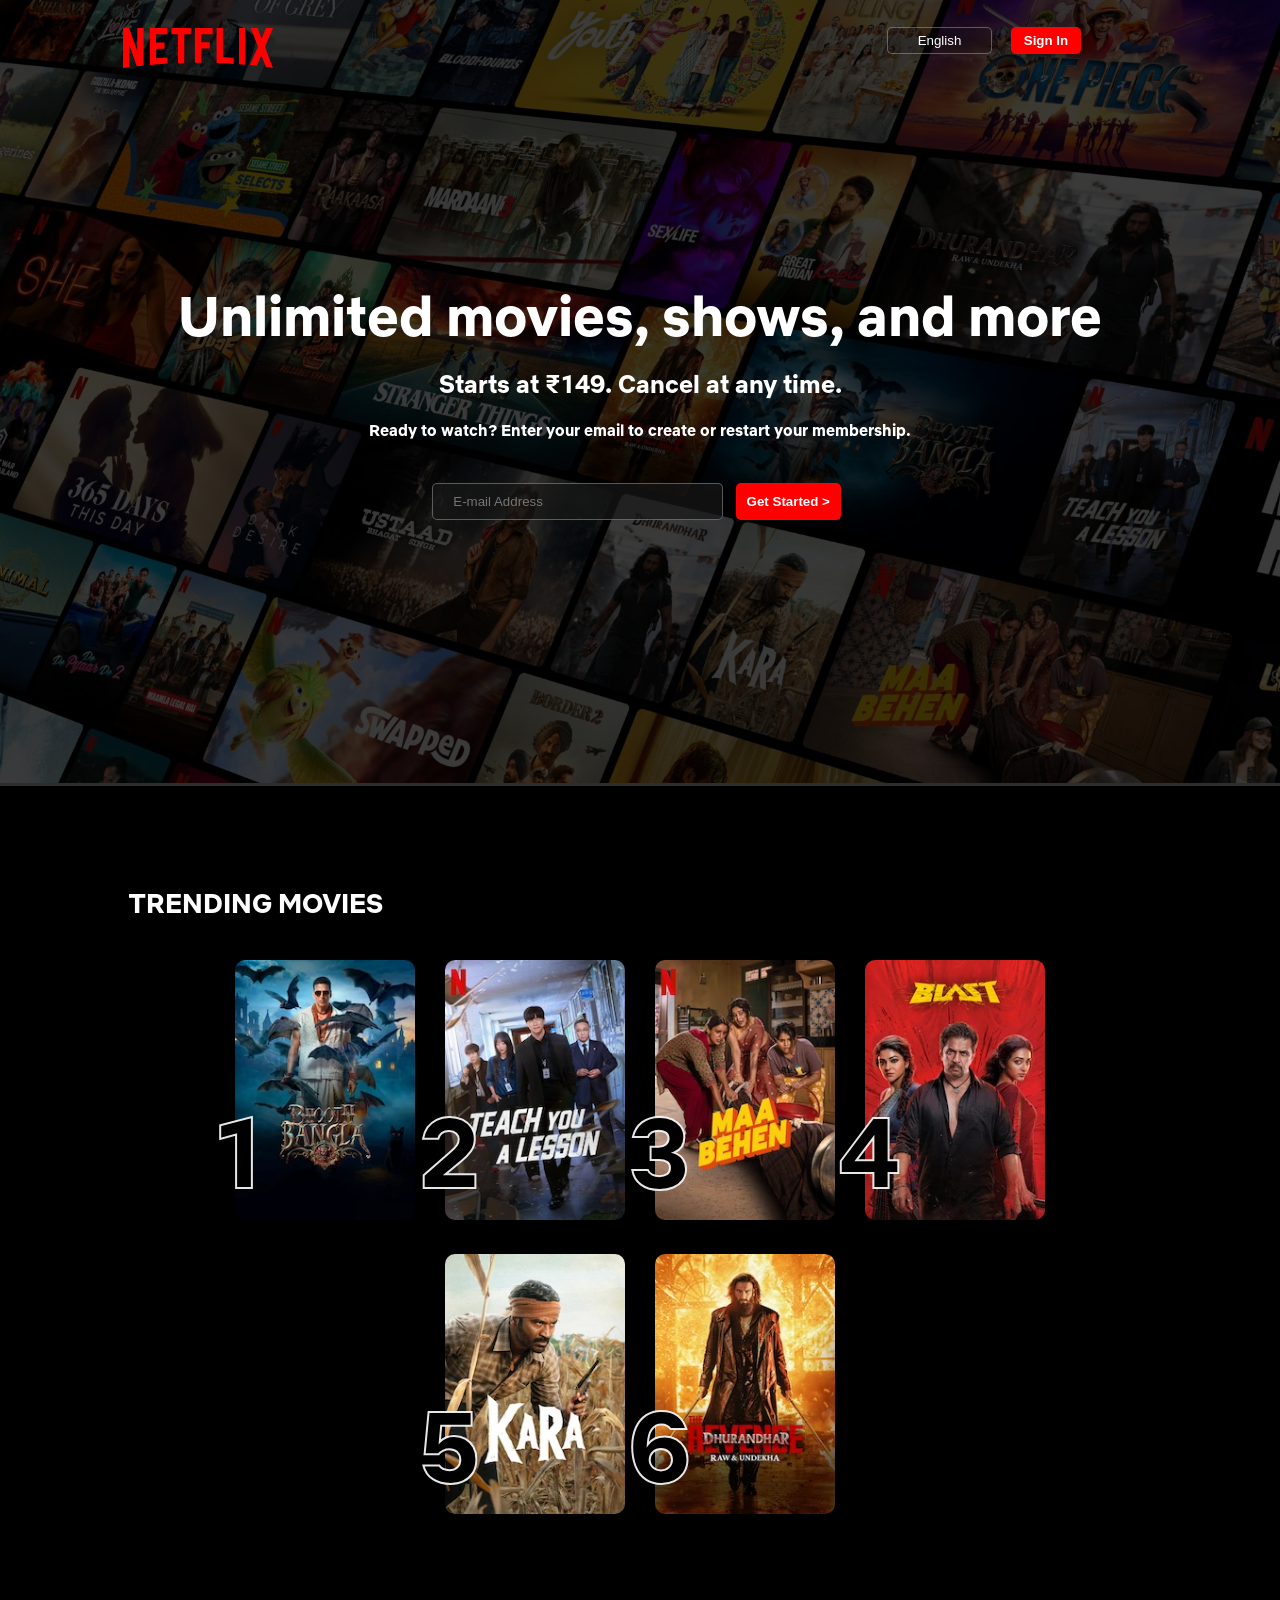
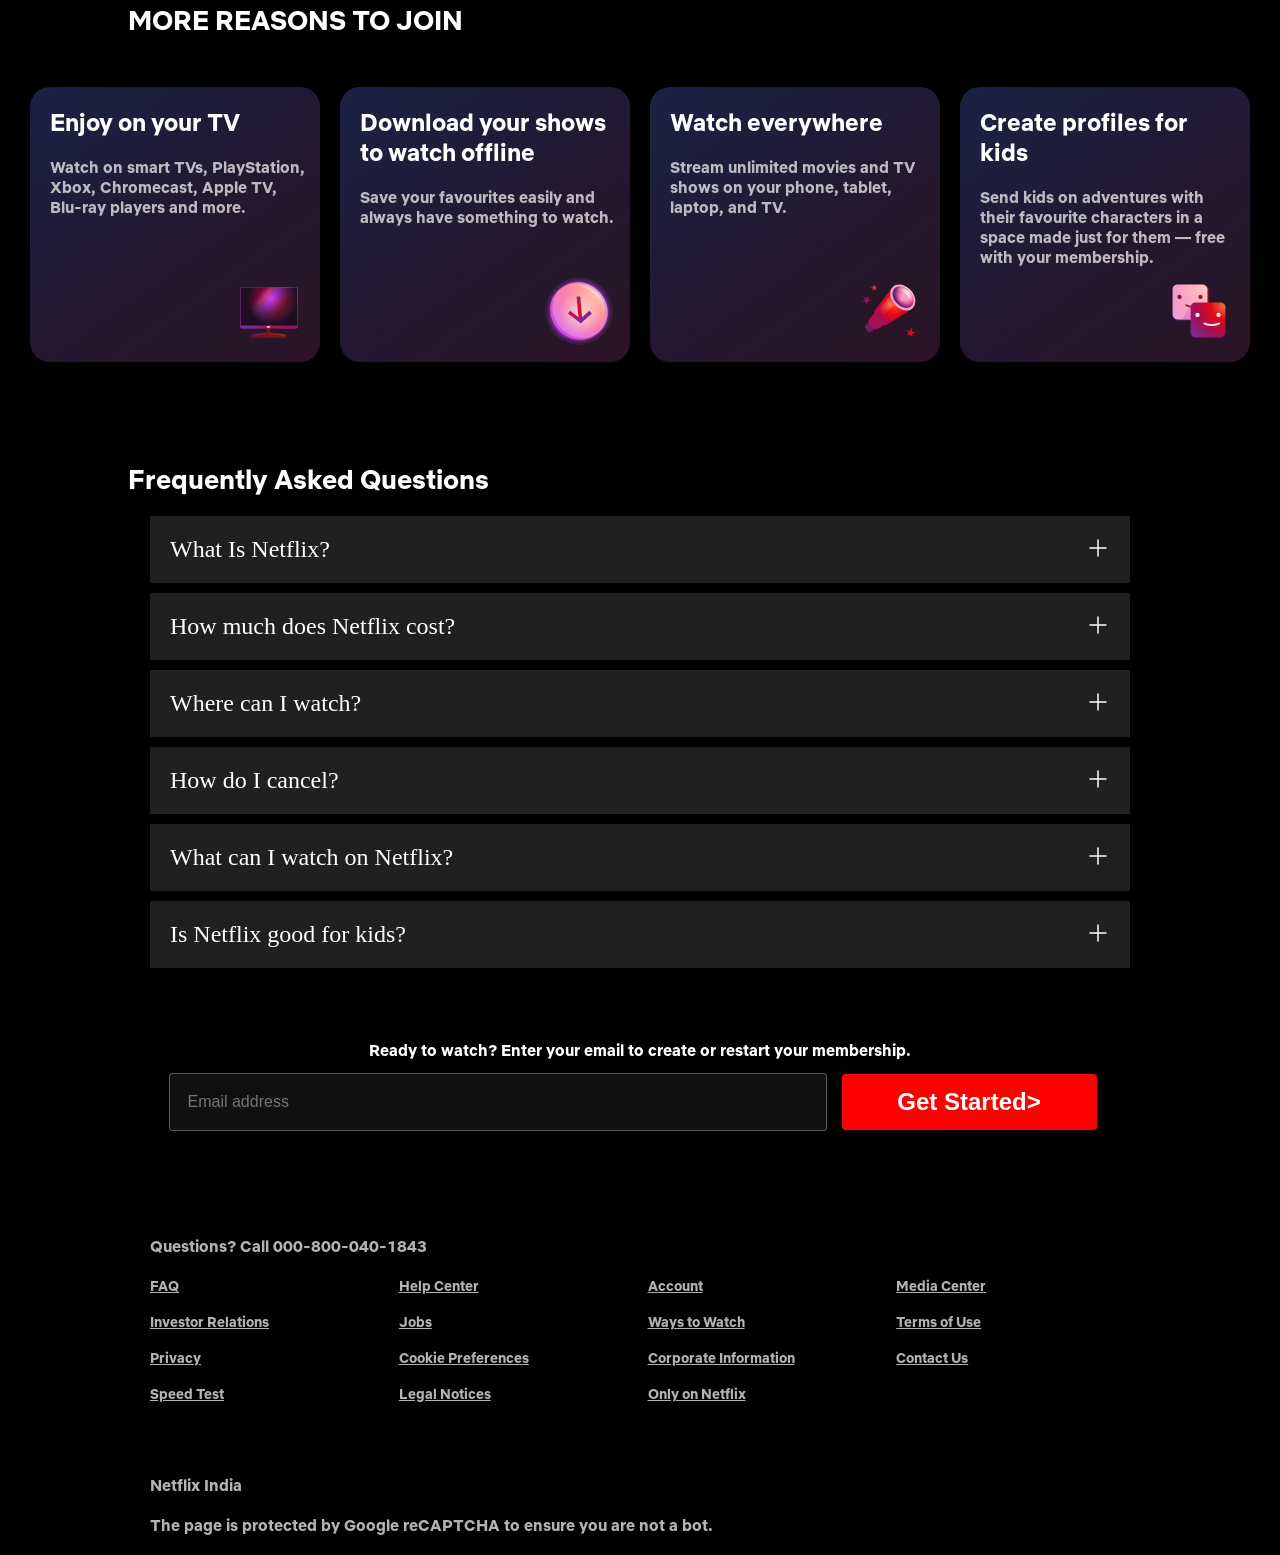
<file: Project/index.html>
<!DOCTYPE html>
<html lang="en">

<head>
    <meta charset="UTF-8">
    <meta name="viewport" content="width=device-width, initial-scale=1.0">
    <link rel="stylesheet" href="index.css">
    <title>Document</title>
</head>

<body>

    <div class="main">

        <nav>
            <span><img width="130" src="assests/logo.svg" alt="Logo"></span>
            <div class="navbut">
                <button class="btn">English</button>
                <button class="btn btn-redsm">Sign In</button>
            </div>
        </nav>

        <div class="box"></div>
        <div class="text">
            <span>Unlimited movies, shows, and more</span>
            <span>Starts at ₹149. Cancel at any time.</span>
            <span>Ready to watch? Enter your email to create or restart your membership.</span>
            <div>
                <input class="emailenter" type="email" placeholder="E-mail Address">
                <button class="btn btn-red">Get Started &gt;</button>
            </div>
        </div>


    </div>
    <div class="separation"></div>

    <p class="word1">TRENDING MOVIES</p>
    <section class="first_section">

        <div class="card">
            <span class="rank">1</span>
            <img src="assests/bhootbangla.webp" alt="movie1">
        </div>
        <div class="card">
            <span class="rank">2</span>
            <img src="assests/img2.webp" alt="movie2">
        </div>
        <div class="card">
            <span class="rank">3</span>
            <img src="assests/img3.webp" alt="movie3">
        </div>
        <div class="card">
            <span class="rank">4</span>
            <img src="assests/img4.webp" alt="movie4">
        </div>
        <div class="card">
            <span class="rank">5</span>
            <img src="assests/img5.webp" alt="movie5">
        </div>
        <div class="card">
            <span class="rank">6</span>
            <img src="assests/img6.webp" alt="movie">
        </div>

    </section>



    <p class="word2" style="padding-top: 35px; padding-bottom: 30px;">MORE REASONS TO JOIN</p>

    <section class="second_section">

        <div class="card2">
            <span class="el"><img width="130" src="assests/svg1.svg" alt="Ele-1"></span>
            <div class="title">Enjoy on your TV</div>
            <div class="description">Watch on smart TVs, PlayStation, Xbox, Chromecast, Apple TV, Blu-ray players
                and more.</div>
        </div>
        <div class="card2">
            <span><img width="130" src="assests/svg2.svg" alt="Ele-2"></span>
            <div class="title">Download your shows to watch offline</div>
            <div class="description">Save your favourites easily and always have something to watch.</div>
        </div>
        <div class="card2">
            <span><img width="130" src="assests/svg3.svg" alt="Ele-3"></span>
            <div class="title">Watch everywhere</div>
            <div class="description">Stream unlimited movies and TV shows on your phone, tablet, laptop, and TV.
            </div>
        </div>
        <div class="card2">
            <span><img width="130" src="assests/svg4.svg" alt="Ele-4"></span>
            <div class="title">Create profiles for kids</div>
            <div class="description">Send kids on adventures with their favourite characters in a space made just
                for them — free with your membership.</div>
        </div>

    </section>

    <h2 class="word2">Frequently Asked Questions</h2>
    <section class="faq">
        
        <div class="faqbox">
            <span>What Is Netflix?</span>
            <svg class="faq-icon" xmlns="http://www.w3.org/2000/svg" viewBox="0 0 24 24" width="24" height="24" color="currentColor"
                fill="none" stroke="currentColor" stroke-width="1.5" stroke-linecap="round" stroke-linejoin="round">
                <path d="M11.9922 4.00012V20.0001M19.9922 12.0001H3.99222"></path>
            </svg>

        </div>
        <div class="faqbox">
            <span>How much does Netflix cost?</span>
            <svg class="faq-icon" xmlns="http://www.w3.org/2000/svg" viewBox="0 0 24 24" width="24" height="24" color="currentColor"
                fill="none" stroke="currentColor" stroke-width="1.5" stroke-linecap="round" stroke-linejoin="round">
                <path d="M11.9922 4.00012V20.0001M19.9922 12.0001H3.99222"></path>
            </svg>

        </div>
        <div class="faqbox">
            <span>Where can I watch?</span>
            <svg class="faq-icon" xmlns="http://www.w3.org/2000/svg" viewBox="0 0 24 24" width="24" height="24" color="currentColor"
                fill="none" stroke="currentColor" stroke-width="1.5" stroke-linecap="round" stroke-linejoin="round">
                <path d="M11.9922 4.00012V20.0001M19.9922 12.0001H3.99222"></path>
            </svg>

        </div>
        <div class="faqbox">
            <span>How do I cancel?</span>
            <svg class="faq-icon" xmlns="http://www.w3.org/2000/svg" viewBox="0 0 24 24" width="24" height="24" color="currentColor"
                fill="none" stroke="currentColor" stroke-width="1.5" stroke-linecap="round" stroke-linejoin="round">
                <path d="M11.9922 4.00012V20.0001M19.9922 12.0001H3.99222"></path>
            </svg>

        </div>
        <div class="faqbox">
            <span>What can I watch on Netflix?</span>
            <svg class="faq-icon" xmlns="http://www.w3.org/2000/svg" viewBox="0 0 24 24" width="24" height="24" color="currentColor"
                fill="none" stroke="currentColor" stroke-width="1.5" stroke-linecap="round" stroke-linejoin="round">
                <path d="M11.9922 4.00012V20.0001M19.9922 12.0001H3.99222"></path>
            </svg>

        </div>
        <div class="faqbox">
            <span>Is Netflix good for kids?</span>
            <svg class="faq-icon" xmlns="http://www.w3.org/2000/svg" viewBox="0 0 24 24" width="24" height="24" color="currentColor"
                fill="none" stroke="currentColor" stroke-width="1.5" stroke-linecap="round" stroke-linejoin="round">
                <path d="M11.9922 4.00012V20.0001M19.9922 12.0001H3.99222"></path>
            </svg>

        </div>
    </section>

    <section class="email-section">

    <p class="email-text">
        Ready to watch? Enter your email to create or restart your membership.
    </p>

    <div class="email-form">
        <input class="emailinput" type="email" placeholder="Email address">
        <button class="button">Get Started></button>
    </div>

    </section>


    <section class="footer">
        <div class="footer-content">
            <p class="footer-text">Questions? Call 000-800-040-1843</p>
            <div class="footer-links">
                <a href="#">FAQ</a>
                <a href="#">Help Center</a>
                <a href="#">Account</a>
                <a href="#">Media Center</a>

                <a href="#">Investor Relations</a>
                <a href="#">Jobs</a>
                <a href="#">Ways to Watch</a>
                <a href="#">Terms of Use</a>
                <a href="#">Privacy</a>

                <a href="#">Cookie Preferences</a>
                <a href="#">Corporate Information</a>
                <a href="#">Contact Us</a>
                <a href="#">Speed Test</a>

                <a href="#">Legal Notices</a>
                <a href="#">Only on Netflix</a>
            </div>
            <p class="footer-text">Netflix India</p>
            <p class="footer-text-last">The page is protected by Google reCAPTCHA to ensure you are not a bot.</p>
        </div>


</body>

</html>
</file>
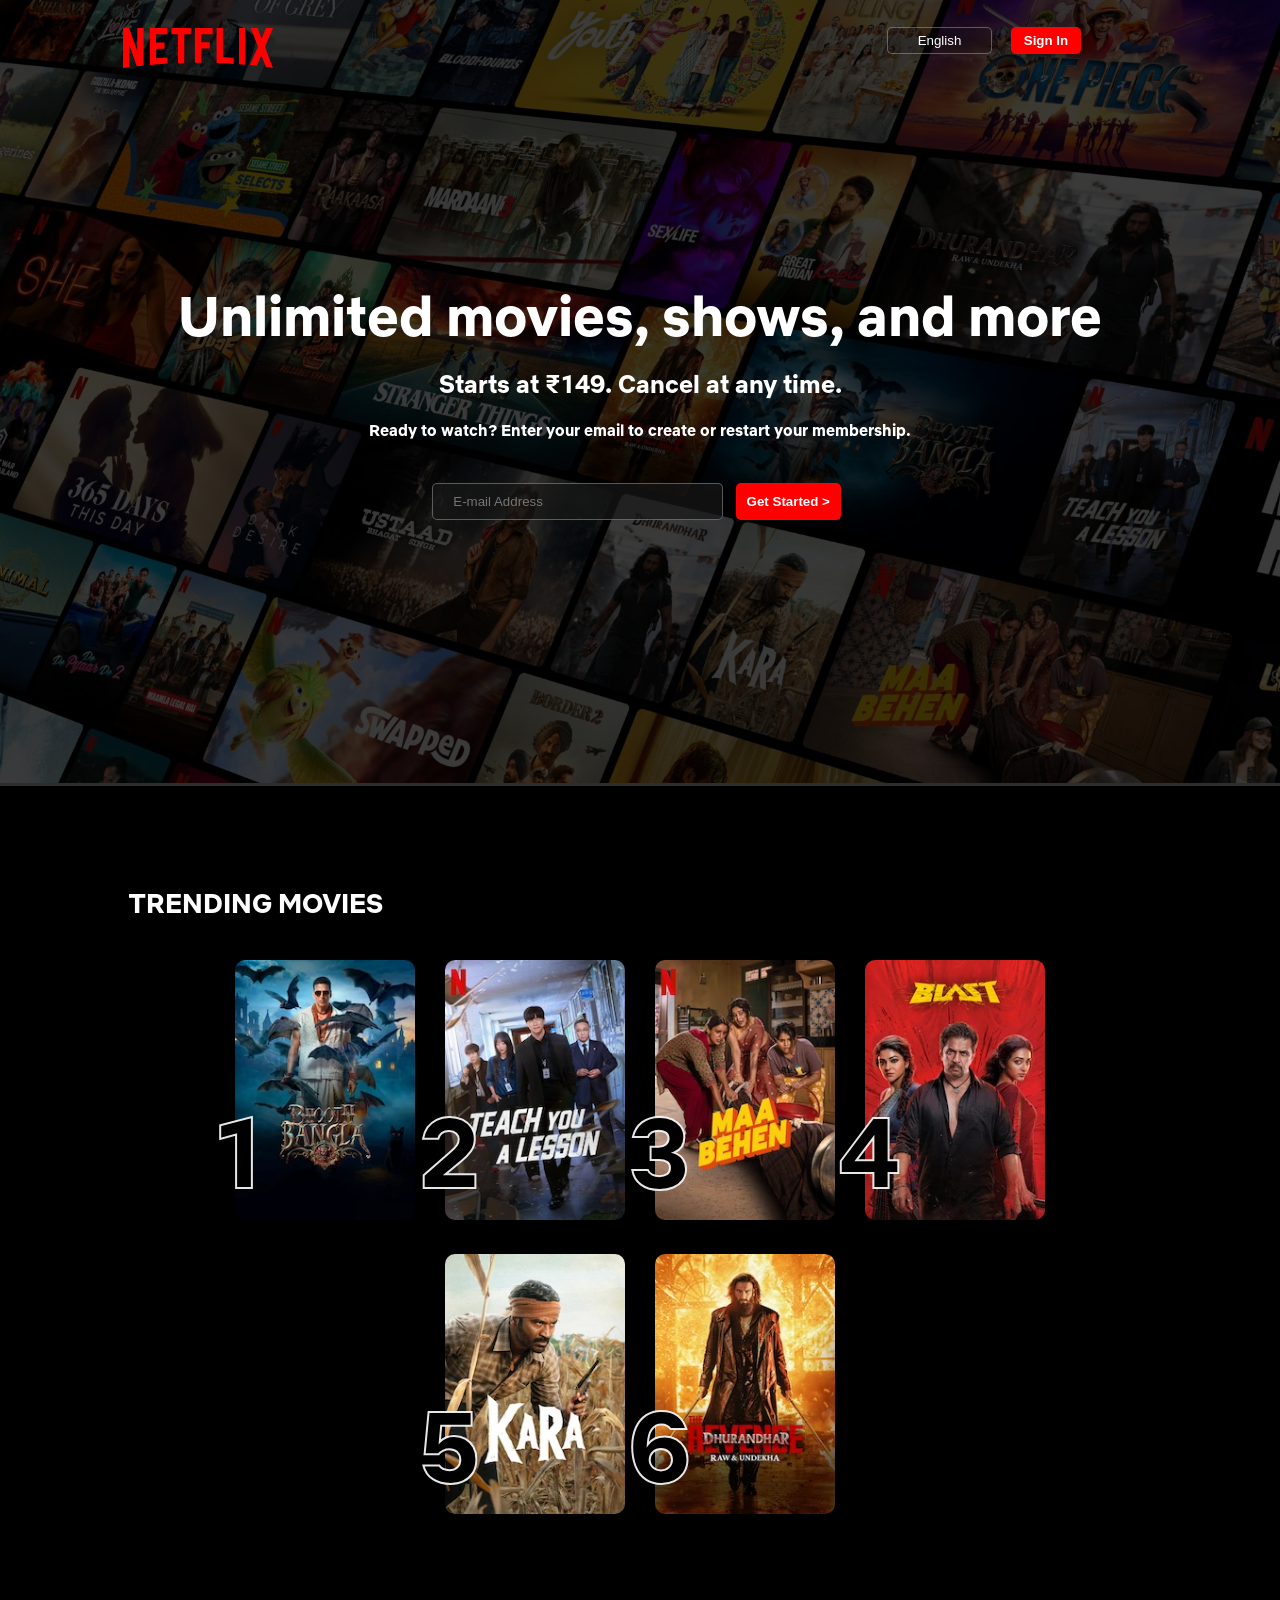
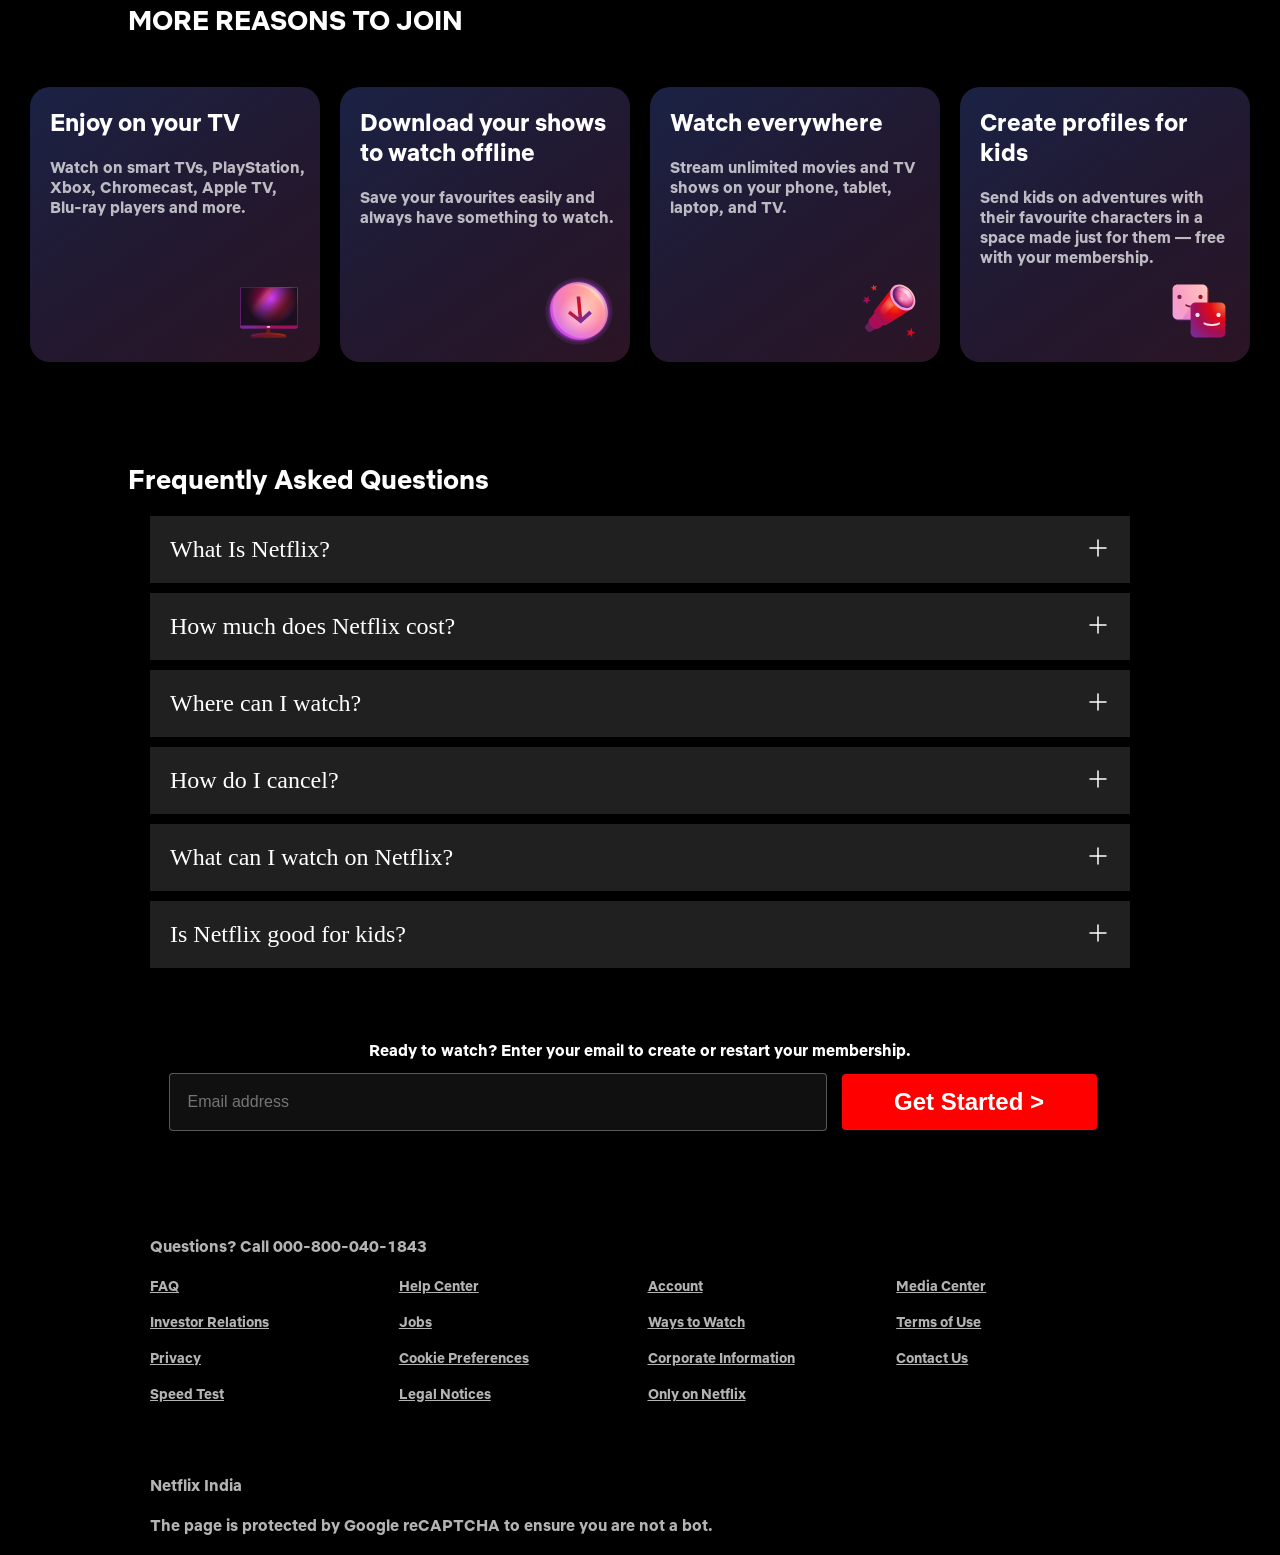
<file: Project/Netflix-clone.html>
<!DOCTYPE html>
<html lang="en">

<head>
    <meta charset="UTF-8">
    <meta name="viewport" content="width=device-width, initial-scale=1.0">
    <link rel="stylesheet" href="netflix-clone.css">
    <title>Document</title>
</head>

<body>

    <div class="main">

        <nav>
            <span><img width="130" src="assests/logo.svg" alt="Logo"></span>
            <div class="navbut">
                <button class="btn">English</button>
                <button class="btn btn-redsm">Sign In</button>
            </div>
        </nav>

        <div class="box"></div>
        <div class="text">
            <span>Unlimited movies, shows, and more</span>
            <span>Starts at ₹149. Cancel at any time.</span>
            <span>Ready to watch? Enter your email to create or restart your membership.</span>
            <div>
                <input class="emailenter" type="email" placeholder="E-mail Address">
                <button class="btn btn-red">Get Started &gt;</button>
            </div>
        </div>


    </div>
    <div class="separation"></div>

    <p class="word1">TRENDING MOVIES</p>
    <section class="first_section">

        <div class="card">
            <span class="rank">1</span>
            <img src="assests/bhootbangla.webp" alt="movie1">
        </div>
        <div class="card">
            <span class="rank">2</span>
            <img src="assests/img2.webp" alt="movie2">
        </div>
        <div class="card">
            <span class="rank">3</span>
            <img src="assests/img3.webp" alt="movie3">
        </div>
        <div class="card">
            <span class="rank">4</span>
            <img src="assests/img4.webp" alt="movie4">
        </div>
        <div class="card">
            <span class="rank">5</span>
            <img src="assests/img5.webp" alt="movie5">
        </div>
        <div class="card">
            <span class="rank">6</span>
            <img src="assests/img6.webp" alt="movie">
        </div>

    </section>



    <p class="word2" style="padding-top: 35px; padding-bottom: 30px;">MORE REASONS TO JOIN</p>

    <section class="second_section">

        <div class="card2">
            <span class="el"><img width="130" src="assests/svg1.svg" alt="Ele-1"></span>
            <div class="title">Enjoy on your TV</div>
            <div class="description">Watch on smart TVs, PlayStation, Xbox, Chromecast, Apple TV, Blu-ray players
                and more.</div>
        </div>
        <div class="card2">
            <span><img width="130" src="assests/svg2.svg" alt="Ele-2"></span>
            <div class="title">Download your shows to watch offline</div>
            <div class="description">Save your favourites easily and always have something to watch.</div>
        </div>
        <div class="card2">
            <span><img width="130" src="assests/svg3.svg" alt="Ele-3"></span>
            <div class="title">Watch everywhere</div>
            <div class="description">Stream unlimited movies and TV shows on your phone, tablet, laptop, and TV.
            </div>
        </div>
        <div class="card2">
            <span><img width="130" src="assests/svg4.svg" alt="Ele-4"></span>
            <div class="title">Create profiles for kids</div>
            <div class="description">Send kids on adventures with their favourite characters in a space made just
                for them — free with your membership.</div>
        </div>

    </section>

    <h2 class="word2">Frequently Asked Questions</h2>
    <section class="faq">
        
        <div class="faqbox">
            <span>What Is Netflix?</span>
            <svg class="faq-icon" xmlns="http://www.w3.org/2000/svg" viewBox="0 0 24 24" width="24" height="24" color="currentColor"
                fill="none" stroke="currentColor" stroke-width="1.5" stroke-linecap="round" stroke-linejoin="round">
                <path d="M11.9922 4.00012V20.0001M19.9922 12.0001H3.99222"></path>
            </svg>

        </div>
        <div class="faqbox">
            <span>How much does Netflix cost?</span>
            <svg class="faq-icon" xmlns="http://www.w3.org/2000/svg" viewBox="0 0 24 24" width="24" height="24" color="currentColor"
                fill="none" stroke="currentColor" stroke-width="1.5" stroke-linecap="round" stroke-linejoin="round">
                <path d="M11.9922 4.00012V20.0001M19.9922 12.0001H3.99222"></path>
            </svg>

        </div>
        <div class="faqbox">
            <span>Where can I watch?</span>
            <svg class="faq-icon" xmlns="http://www.w3.org/2000/svg" viewBox="0 0 24 24" width="24" height="24" color="currentColor"
                fill="none" stroke="currentColor" stroke-width="1.5" stroke-linecap="round" stroke-linejoin="round">
                <path d="M11.9922 4.00012V20.0001M19.9922 12.0001H3.99222"></path>
            </svg>

        </div>
        <div class="faqbox">
            <span>How do I cancel?</span>
            <svg class="faq-icon" xmlns="http://www.w3.org/2000/svg" viewBox="0 0 24 24" width="24" height="24" color="currentColor"
                fill="none" stroke="currentColor" stroke-width="1.5" stroke-linecap="round" stroke-linejoin="round">
                <path d="M11.9922 4.00012V20.0001M19.9922 12.0001H3.99222"></path>
            </svg>

        </div>
        <div class="faqbox">
            <span>What can I watch on Netflix?</span>
            <svg class="faq-icon" xmlns="http://www.w3.org/2000/svg" viewBox="0 0 24 24" width="24" height="24" color="currentColor"
                fill="none" stroke="currentColor" stroke-width="1.5" stroke-linecap="round" stroke-linejoin="round">
                <path d="M11.9922 4.00012V20.0001M19.9922 12.0001H3.99222"></path>
            </svg>

        </div>
        <div class="faqbox">
            <span>Is Netflix good for kids?</span>
            <svg class="faq-icon" xmlns="http://www.w3.org/2000/svg" viewBox="0 0 24 24" width="24" height="24" color="currentColor"
                fill="none" stroke="currentColor" stroke-width="1.5" stroke-linecap="round" stroke-linejoin="round">
                <path d="M11.9922 4.00012V20.0001M19.9922 12.0001H3.99222"></path>
            </svg>

        </div>
    </section>

    <section class="email-section">

    <p class="email-text">
        Ready to watch? Enter your email to create or restart your membership.
    </p>

    <div class="email-form">
        <input class="emailinput" type="email" placeholder="Email address">
        <button class="button">Get Started ></button>
    </div>

    </section>


    <section class="footer">
        <div class="footer-content">
            <p class="footer-text">Questions? Call 000-800-040-1843</p>
            <div class="footer-links">
                <a href="#">FAQ</a>
                <a href="#">Help Center</a>
                <a href="#">Account</a>
                <a href="#">Media Center</a>

                <a href="#">Investor Relations</a>
                <a href="#">Jobs</a>
                <a href="#">Ways to Watch</a>
                <a href="#">Terms of Use</a>
                <a href="#">Privacy</a>

                <a href="#">Cookie Preferences</a>
                <a href="#">Corporate Information</a>
                <a href="#">Contact Us</a>
                <a href="#">Speed Test</a>

                <a href="#">Legal Notices</a>
                <a href="#">Only on Netflix</a>
            </div>
            <p class="footer-text">Netflix India</p>
            <p class="footer-text-last">The page is protected by Google reCAPTCHA to ensure you are not a bot.</p>
        </div>


</body>

</html>
</file>
<file: Project/index.css>
@font-face {
    font-family: 'Netflix';
    src: url(assests/NetflixSans-Bold.otf);
}

* {
    padding: 0;
    margin: 0;
    
}

body {
    background-color: black;
}

.main {
    background-image: url("assests/bg.jpg");
    background-position: center center;
    background-size: cover;
    background-repeat: no-repeat;
    height: 87vh;
    position: relative;
}

.box {
    background-color: black;
    height: 87vh;
    width: 100%;
    opacity: 0.69;
    position: absolute;
    top: 0;
    color: white;
    text-align: center;
}

.text {
    min-height: calc(80vh - 80px);
    text-align: center;
    color: white;
    font-size: 50px;
    display: flex;
    align-items: center;
    justify-content: center;
    flex-direction: column;
    position: relative;
    gap: 18px;
}

nav {
    width: 70vw;
    margin: auto;
    display: flex;
    justify-content: space-between;
    align-items: center;
    height: 80px;

}

.navbut{
    display: flex;
    gap: 12px;
}

nav img {
    color: red;
    width: 150px;
    position: relative;
    z-index: 5;
    padding: 15px 1px;
    margin-left: -70px;
    margin-top: 20px;
}

nav button {
    position: relative;
    z-index: 5;
}


.text> :first-child {
    font-family: 'Netflix', sans-serif;
    font-size: 56px;
    font-weight: 700;
    color: rgb(255, 255, 255);
    line-height: 70px;
    position: relative;
}

.text> :nth-child(2) {
    font-family: 'Netflix', sans-serif;
    font-size: 25px;
    font-weight: 500;
    color: rgb(255, 255, 255);
    line-height: normal;
    position: relative;
}

.text> :nth-child(3) {
    font-family: 'Netflix', sans-serif;
    font-size: 16px;
    font-weight: 400;
    color: rgb(255, 255, 255);
    line-height: 24px;
    position: relative;
}

.btn {
    height: 2px 8px;
    font-weight: bold;
    color: white;
    border-radius: 5px;
    padding: 5px;
    width: 105px;
    background-color: rgba(23, 23, 23, 0.2);
    border: 1px solid rgba(255, 255, 255, 0.3);
    margin-right: 7px;
    position: relative;
    cursor: pointer;
    font-weight:400;
}

.btn-red {
    background-color: red;
    color: white;
    padding: 10px 8px 10px 8px;
    border: 1px solid rgba(255, 15, 15, 0.3);
    font-weight: 680;
}

.btn-redsm {
    background-color: red;
    color: white;
    width: 70px;
    border: 1px solid rgba(255, 15, 15, 0.3);
    font-weight: 600;



}



.emailenter {
    padding: 10px 100px 10px 20px;
    border-radius: 5px;
    background-color: rgba(23, 23, 23, 0.7);
    color: white;
    font-weight: 500;
    border: 1px solid rgba(255, 255, 255, 0.3);
}

.separation {
    height: 3px;
    background-color: rgb(46, 44, 44);

}

.word1{
    font-family: 'Netflix', sans-serif;
    font-size: 27px;
    color: white;
    width: 80%;
    margin: 100px auto 40px;
    font-weight: 600;
    padding-bottom: 0px;;
}



.first_section{
    display: flex;
    flex-wrap: wrap;
    justify-content: center;
    gap:30px;
    padding: 0px 140px ;
    margin-top: 0px;
    height: auto;

}

.card{
    position: relative;
    width: 180px;
    transition: transform 0.3s ease ;

}

.card img{
    position: relative;
    width:100%;
    height: 260px;
    border-radius: 10px;
    object-fit: cover;
    z-index: 1;
    transition: transform 0.3s ease ;
    cursor: pointer;
}

.card:hover img{
    transform: scale(1.10);
}

.rank{

    font-family: 'Netflix', sans-serif;
    font-size: 100px;
    font-weight: 700;
    color: black;
    line-height: normal;
    
    position: absolute;
    left: -26px;
    bottom: 10px;
    -webkit-text-stroke: 2px rgba(255, 255, 255, 0.9);
    z-index: 2;
    pointer-events: none;
}

.word2{
    font-family: 'Netflix', sans-serif;
    font-size: 27px;
    color: white;
    width: 80%;
    margin: 50px auto 20px;
    font-weight: 600;
    padding-bottom: 0px;
}

.second_section{
    display: flex;
    flex-wrap: wrap;
    justify-content: center;
    align-items: center;
    gap:20px;
    height: auto;
    width: 100%;
    margin: 0px auto;
    padding-bottom: 50px;
    

}

.card2{
    width: 290px;
    height: 275px;
    border-radius: 20px;
    padding: 10px;
    position: relative;
    object-fit: cover;
    background: linear-gradient(
        145deg,
        #1b2245 0%,
        #22182f 55%,
        #2b1425 100%
    );
    box-sizing: border-box;
}

.title{
    
    font-family: 'Netflix', sans-serif;
    font-size: 24px;
    font-weight: 500;
    color: rgb(255, 255, 255);
    line-height: normal;
    position: relative;
    padding: 10px 0px 10px 10px;

}

.description{
    font-family: 'Netflix', sans-serif;
    font-size: 16px;
    font-weight: 400;
    color: rgba(255, 255, 255,0.7);
    line-height: normal;
    position: relative;
    padding: 10px 0px 0px 10px;
}



.card2 img{
    position: absolute;
    bottom: 15px;
    right: 15px;
    width: 72px;
}

.faq{
    background-color: black;
    color: white;
    padding: 0px 150px 0px 150px;
    
}

.faqbox:hover{
    background-color: rgba(84, 84, 84, 0.7);
}

.faqbox{
    display: flex;
    background-color: rgba(84, 84, 84, 0.384);
    padding: 20px;
    font-size: 24px;
    font-weight: 400;
    margin-bottom: 10px;
    justify-content: space-between;
    cursor: pointer;
}




.email-section{
    
    background-color: black;
    color: white;
    padding: 0px 150px 0px 150px;
}
.email-text{
    text-align: center;
    font-family: 'Netflix', sans-serif;
    color: white;
    font-size: 16px;
    font-weight: 400;
    line-height: 24px;
    margin-top: 70px;
}

.email-form{
    display: flex;
    justify-content: center;
    align-items: center;
}

.emailinput{
    
    margin: 11px 15px 35px 0px;
    position: relative;
    width: 620px;
    height: 56px;
    padding: 0px 18px;
    border-radius: 4px;
    background-color: rgba(23, 23, 23, 0.7);
    color: white;
    font-size: 16px;
    font-weight: 500;
    border: 1px solid rgba(255, 255, 255, 0.3);
}

.button{
    margin: 11px 15px 35px 0px;
    width: 255px;
    height: 56px;
    border: none;
    border-radius: 4px;
    background-color: red;
    color: white;
    font-size: 24px;
    line-height: 24px;
    border: 1px solid rgba(255, 15, 15, 0.3);
    font-weight: 600;
}

.footer{
    
    background-color: black;
    color: white;
    padding: 0px 150px 0px 150px;
}

.footer-text{
    font-family: 'Netflix', sans-serif;
    color: rgba(255, 255, 255,0.7);
    font-size: 16px;
    font-weight: 400;
    line-height: normal;
    margin-top: 70px;
    margin-bottom: 20px;
}

.footer-links{
    display: grid;
    grid-template-columns: repeat(4, 1fr);
    flex-wrap: wrap;
    gap: 15px;
    margin-bottom: 20px;
    
}

.footer-links a{
    color: rgba(255, 255, 255,0.7);
    font-size: 14px;
    font-weight: 400;
    line-height: 21px;
    font-family: 'Netflix', sans-serif;
}


.footer-text-last{
    font-family: 'Netflix', sans-serif;
    color: rgba(255, 255, 255,0.7);
    font-size: 16px;
    font-weight: 400;
    line-height: normal;
    margin-top: 10px;
    margin-bottom: 20px;
}



@media (max-width:768px){

    nav{
        width:95%;
    }

    nav img{
        width:100px;
        margin:0;
    }

    .text > :first-child{
        font-size:42px;
        line-height:50px;
    }

    .first_section{
        overflow-x:auto;
        flex-wrap:wrap;
        padding:20px;
    }

    .faq{
        padding:20px;
    }

    .faqbox{
        font-size:18px;
    }
    .footer-text{
        margin-bottom:30px;
    }

    .footer{
        padding:40px 25px;
        margin-top:40px;
        text-align:left;
    }

    .footer-text-last{
        margin-top:35px;
        line-height:1.6;
    }

    .footer-links{
        display:grid;
        grid-template-columns: repeat(2,1fr);
        gap:18px;
        font-size:15px;
    }

    .email-section{
        padding: 0 20px;
    }

    .email-text{
        margin-top: 40px;
        padding: 0 10px;
    }
    .email-form{
        width: 100%;
        display: flex;
        align-items: center;
        flex-direction: column;
        gap: 15px;
    }

    .emailinput{
        width: 75%;
        max-width: 340px;
        height: 52px;
        margin: 0;
        margin-top: 15px;
        box-sizing: border-box;
    }
    .button{
        width: 50%;
        max-width: 340px;
        height:45px;
        margin: 0;
        font-size: 20px;
        display: flex;
        justify-content: center;
        align-items: center;
    }

}
</file>
<file: Project/netflix-clone.css>
@font-face {
    font-family: 'Netflix';
    src: url(assests/NetflixSans-Bold.otf);
}

* {
    padding: 0;
    margin: 0;
    
}

body {
    background-color: black;
}

.main {
    background-image: url("assests/bg.jpg");
    background-position: center center;
    background-size: cover;
    background-repeat: no-repeat;
    height: 87vh;
    position: relative;
}

.box {
    background-color: black;
    height: 87vh;
    width: 100%;
    opacity: 0.69;
    position: absolute;
    top: 0;
    color: white;
    text-align: center;
}

.text {
    min-height: calc(80vh - 80px);
    text-align: center;
    color: white;
    font-size: 50px;
    display: flex;
    align-items: center;
    justify-content: center;
    flex-direction: column;
    position: relative;
    gap: 18px;
}

nav {
    width: 70vw;
    margin: auto;
    display: flex;
    justify-content: space-between;
    align-items: center;
    height: 80px;

}

.navbut{
    display: flex;
    gap: 12px;
}

nav img {
    color: red;
    width: 150px;
    position: relative;
    z-index: 5;
    padding: 15px 1px;
    margin-left: -70px;
    margin-top: 20px;
}

nav button {
    position: relative;
    z-index: 5;
}


.text> :first-child {
    font-family: 'Netflix', sans-serif;
    font-size: 56px;
    font-weight: 700;
    color: rgb(255, 255, 255);
    line-height: 70px;
    position: relative;
}

.text> :nth-child(2) {
    font-family: 'Netflix', sans-serif;
    font-size: 25px;
    font-weight: 500;
    color: rgb(255, 255, 255);
    line-height: normal;
    position: relative;
}

.text> :nth-child(3) {
    font-family: 'Netflix', sans-serif;
    font-size: 16px;
    font-weight: 400;
    color: rgb(255, 255, 255);
    line-height: 24px;
    position: relative;
}

.btn {
    height: 2px 8px;
    font-weight: bold;
    color: white;
    border-radius: 5px;
    padding: 5px;
    width: 105px;
    background-color: rgba(23, 23, 23, 0.2);
    border: 1px solid rgba(255, 255, 255, 0.3);
    margin-right: 7px;
    position: relative;
    cursor: pointer;
    font-weight:400;
}

.btn-red {
    background-color: red;
    color: white;
    padding: 10px 8px 10px 8px;
    border: 1px solid rgba(255, 15, 15, 0.3);
    font-weight: 680;
}

.btn-redsm {
    background-color: red;
    color: white;
    width: 70px;
    border: 1px solid rgba(255, 15, 15, 0.3);
    font-weight: 600;



}



.emailenter {
    padding: 10px 100px 10px 20px;
    border-radius: 5px;
    background-color: rgba(23, 23, 23, 0.7);
    color: white;
    font-weight: 500;
    border: 1px solid rgba(255, 255, 255, 0.3);
}

.separation {
    height: 3px;
    background-color: rgb(46, 44, 44);

}

.word1{
    font-family: 'Netflix', sans-serif;
    font-size: 27px;
    color: white;
    width: 80%;
    margin: 100px auto 40px;
    font-weight: 600;
    padding-bottom: 0px;;
}



.first_section{
    display: flex;
    flex-wrap: wrap;
    justify-content: center;
    gap:30px;
    padding: 0px 140px ;
    margin-top: 0px;
    height: auto;

}

.card{
    position: relative;
    width: 180px;
    transition: transform 0.3s ease ;

}

.card img{
    position: relative;
    width:100%;
    height: 260px;
    border-radius: 10px;
    object-fit: cover;
    z-index: 1;
    transition: transform 0.3s ease ;
    cursor: pointer;
}

.card:hover img{
    transform: scale(1.10);
}

.rank{

    font-family: 'Netflix', sans-serif;
    font-size: 100px;
    font-weight: 700;
    color: black;
    line-height: normal;
    
    position: absolute;
    left: -26px;
    bottom: 10px;
    -webkit-text-stroke: 2px rgba(255, 255, 255, 0.9);
    z-index: 2;
    pointer-events: none;
}

.word2{
    font-family: 'Netflix', sans-serif;
    font-size: 27px;
    color: white;
    width: 80%;
    margin: 50px auto 20px;
    font-weight: 600;
    padding-bottom: 0px;
}

.second_section{
    display: flex;
    flex-wrap: wrap;
    justify-content: center;
    align-items: center;
    gap:20px;
    height: auto;
    width: 100%;
    margin: 0px auto;
    padding-bottom: 50px;
    

}

.card2{
    width: 290px;
    height: 275px;
    border-radius: 20px;
    padding: 10px;
    position: relative;
    object-fit: cover;
    background: linear-gradient(
        145deg,
        #1b2245 0%,
        #22182f 55%,
        #2b1425 100%
    );
    box-sizing: border-box;
}

.title{
    
    font-family: 'Netflix', sans-serif;
    font-size: 24px;
    font-weight: 500;
    color: rgb(255, 255, 255);
    line-height: normal;
    position: relative;
    padding: 10px 0px 10px 10px;

}

.description{
    font-family: 'Netflix', sans-serif;
    font-size: 16px;
    font-weight: 400;
    color: rgba(255, 255, 255,0.7);
    line-height: normal;
    position: relative;
    padding: 10px 0px 0px 10px;
}



.card2 img{
    position: absolute;
    bottom: 15px;
    right: 15px;
    width: 72px;
}

.faq{
    background-color: black;
    color: white;
    padding: 0px 150px 0px 150px;
    
}

.faqbox:hover{
    background-color: rgba(84, 84, 84, 0.7);
}

.faqbox{
    display: flex;
    background-color: rgba(84, 84, 84, 0.384);
    padding: 20px;
    font-size: 24px;
    font-weight: 400;
    margin-bottom: 10px;
    justify-content: space-between;
    cursor: pointer;
}




.email-section{
    
    background-color: black;
    color: white;
    padding: 0px 150px 0px 150px;
}
.email-text{
    text-align: center;
    font-family: 'Netflix', sans-serif;
    color: white;
    font-size: 16px;
    font-weight: 400;
    line-height: 24px;
    margin-top: 70px;
}

.email-form{
    display: flex;
    justify-content: center;
    align-items: center;
}

.emailinput{
    
    margin: 11px 15px 35px 0px;
    position: relative;
    width: 620px;
    height: 56px;
    padding: 0px 18px;
    border-radius: 4px;
    background-color: rgba(23, 23, 23, 0.7);
    color: white;
    font-size: 16px;
    font-weight: 500;
    border: 1px solid rgba(255, 255, 255, 0.3);
}

.button{
    margin: 11px 15px 35px 0px;
    width: 255px;
    height: 56px;
    border: none;
    border-radius: 4px;
    background-color: red;
    color: white;
    font-size: 24px;
    line-height: 24px;
    border: 1px solid rgba(255, 15, 15, 0.3);
    font-weight: 600;
}

.footer{
    
    background-color: black;
    color: white;
    padding: 0px 150px 0px 150px;
}

.footer-text{
    font-family: 'Netflix', sans-serif;
    color: rgba(255, 255, 255,0.7);
    font-size: 16px;
    font-weight: 400;
    line-height: normal;
    margin-top: 70px;
    margin-bottom: 20px;
}

.footer-links{
    display: grid;
    grid-template-columns: repeat(4, 1fr);
    flex-wrap: wrap;
    gap: 15px;
    margin-bottom: 20px;
    
}

.footer-links a{
    color: rgba(255, 255, 255,0.7);
    font-size: 14px;
    font-weight: 400;
    line-height: 21px;
    font-family: 'Netflix', sans-serif;
}


.footer-text-last{
    font-family: 'Netflix', sans-serif;
    color: rgba(255, 255, 255,0.7);
    font-size: 16px;
    font-weight: 400;
    line-height: normal;
    margin-top: 10px;
    margin-bottom: 20px;
}



@media (max-width:768px){

    nav{
        width:95%;
    }

    nav img{
        width:100px;
        margin:0;
    }

    .text > :first-child{
        font-size:42px;
        line-height:50px;
    }

    .first_section{
        overflow-x:auto;
        flex-wrap:wrap;
        padding:20px;
    }

    .faq{
        padding:20px;
    }

    .faqbox{
        font-size:18px;
    }

    .footer-links{
        grid-template-columns:1fr 1fr;
    }

}
</file>
